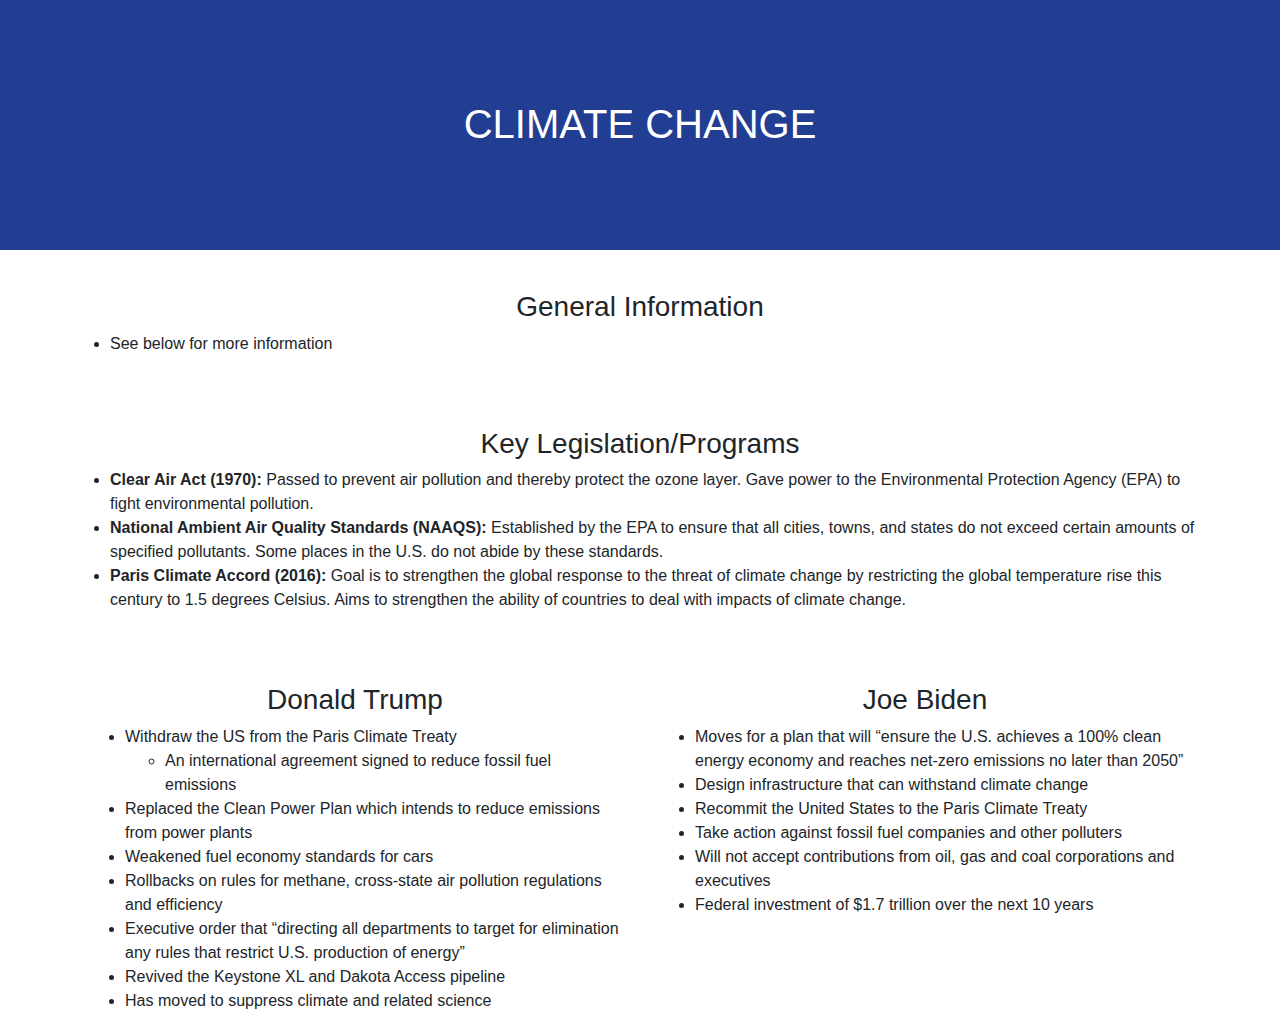
<file: templates/Climate.html>
<!DOCTYPE html>
<html lang="en">
<head>
  <title>Bootstrap Example</title>
  <meta charset="utf-8">
  <meta name="viewport" content="width=device-width, initial-scale=1">
  <link rel="stylesheet" href="https://maxcdn.bootstrapcdn.com/bootstrap/4.4.1/css/bootstrap.min.css">
  <link rel="stylesheet" href="../static/css/topic.css">
  <script src="https://ajax.googleapis.com/ajax/libs/jquery/3.4.1/jquery.min.js"></script>
  <script src="https://cdnjs.cloudflare.com/ajax/libs/popper.js/1.16.0/umd/popper.min.js"></script>
  <script src="https://maxcdn.bootstrapcdn.com/bootstrap/4.4.1/js/bootstrap.min.js"></script>
</head>
<body>

<div class="text-center topic-main">
  <div class="topic-main-text">
    <h1>CLIMATE CHANGE</h1>
  </div>
</div>
  
<div class="topics-section">
  <div class="general-info">
    <div class="container">
      <div class="section">
        <div class="text-center">
          <h3>General Information</h3>
        </div>
        <div class="row">
          <ul>
            <li>See below for more information</li>
          </ul>
        </div>
      </div>
      <div class="section">
      <div class="text-center">
        <h3>Key Legislation/Programs</h3>
      </div>
      <div class="row">
        <ul>
          <li><strong>Clear Air Act (1970):</strong> Passed to prevent air pollution and thereby protect the ozone layer. Gave power to the Environmental Protection Agency (EPA) to fight environmental pollution.</li>
          <li><strong>National Ambient Air Quality Standards (NAAQS):</strong> Established by the EPA to ensure that all cities, towns, and states do not exceed certain amounts of specified pollutants. Some places in the U.S. do not abide by these standards.</li>
          <li><strong>Paris Climate Accord (2016):</strong> Goal is to strengthen the global response to the threat of climate change by restricting the global temperature rise this century to 1.5 degrees Celsius. Aims to strengthen the ability of countries to deal with impacts of climate change.</li>
        </ul>
      </div>
    </div>
    </div>
  </div>
  <div class="container">
  <div class="row">
      <div class="col-sm-6 topic-box">
        <div class="text-center">
          <h3>Donald Trump</h3>
        </div>
        <div class="person-content">
            <ul>
              <li>Withdraw the US from the Paris Climate Treaty</li> 
                <ul>
                  <li>An international agreement signed to reduce fossil fuel emissions</li>
                </ul>
              <li>Replaced the Clean Power Plan which intends to reduce emissions from power plants</li>
              <li>Weakened fuel economy standards for cars</li>
              <li>Rollbacks on rules for methane, cross-state air pollution regulations and efficiency</li>
              <li>Executive order that “directing all departments to target for elimination any rules that restrict U.S. production of energy”</li>
              <li>Revived the Keystone XL and Dakota Access pipeline</li>
              <li>Has moved to suppress climate and related science</li>
            </ul> 
        </div>
      </div>
      <div class="col-sm-6 topic-box">
        <div class="text-center">
          <h3>Joe Biden</h3>
        </div>
        <div class="person-content">
            <ul>
              <li>Moves for a plan that will “ensure the U.S. achieves a 100% clean energy economy and reaches net-zero emissions no later than 2050”</li>
              <li>Design infrastructure that can withstand climate change </li>
              <li>Recommit the United States to the Paris Climate Treaty</li>
              <li>Take action against fossil fuel companies and other polluters</li>
              <li>Will not accept contributions from oil, gas and coal corporations and executives</li>
              <li>Federal investment of $1.7 trillion over the next 10 years</li>
            </ul>
        </div>
      </div>
    </div>
  </div>
</div>

</body>
</html>
</file>
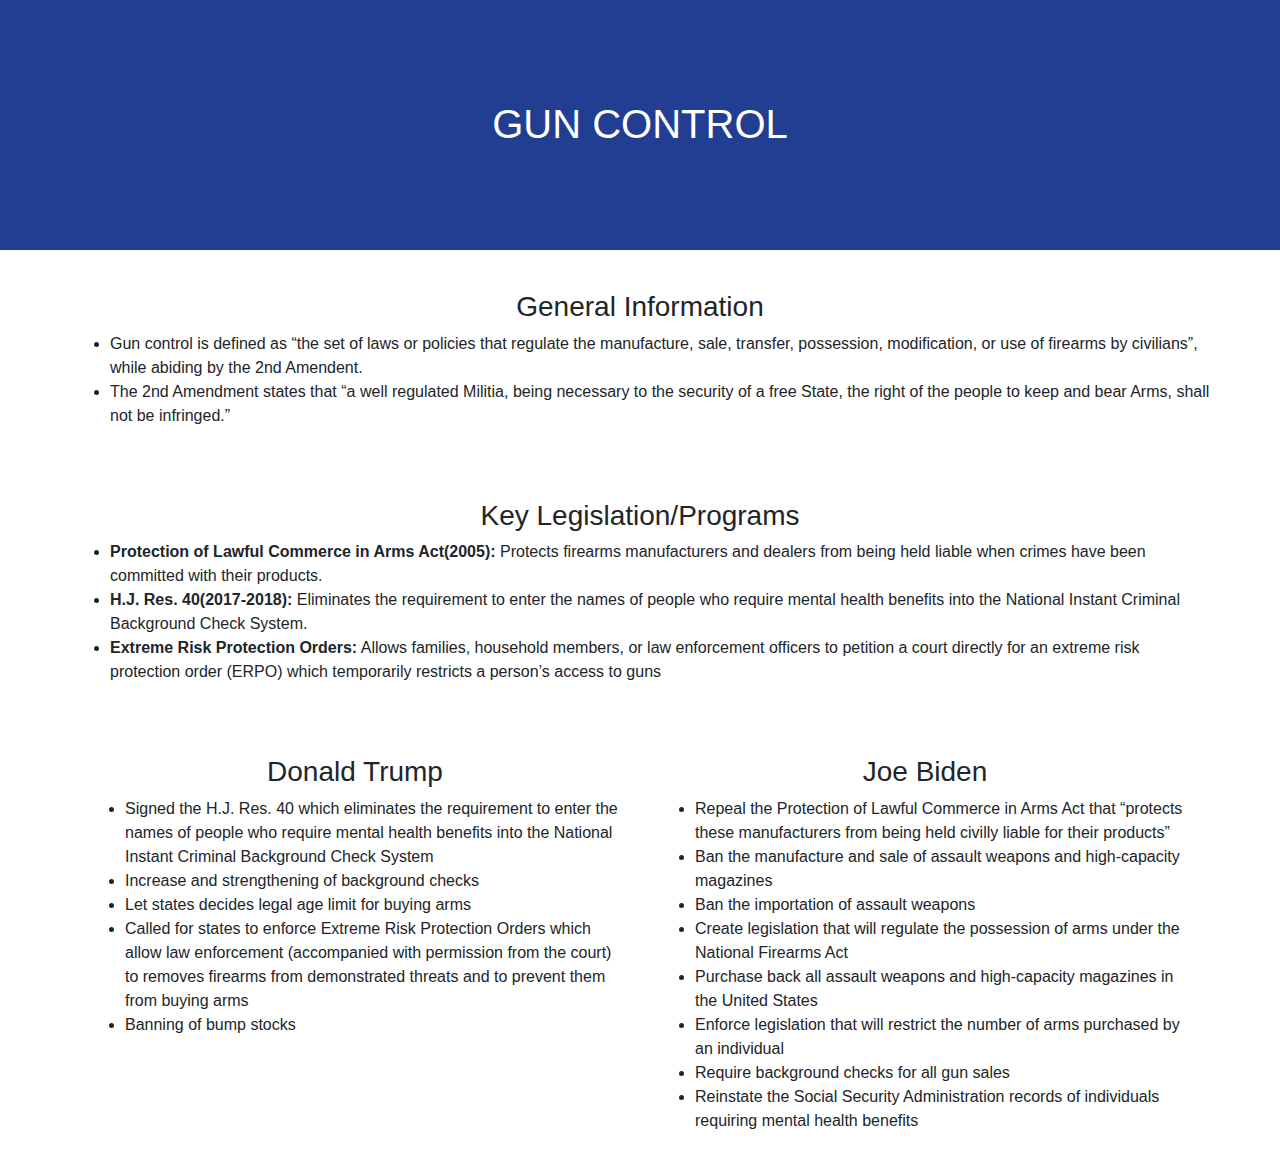
<file: templates/GunControl.html>
<!DOCTYPE html>
<html lang="en">
<head>
  <title>Aligno.me | Gun Control</title>
  <meta charset="utf-8">
  <meta name="viewport" content="width=device-width, initial-scale=1">
  <link rel="stylesheet" href="https://maxcdn.bootstrapcdn.com/bootstrap/4.4.1/css/bootstrap.min.css">
  <link rel="stylesheet" href="../static/css/topic.css">
  <script src="https://ajax.googleapis.com/ajax/libs/jquery/3.4.1/jquery.min.js"></script>
  <script src="https://cdnjs.cloudflare.com/ajax/libs/popper.js/1.16.0/umd/popper.min.js"></script>
  <script src="https://maxcdn.bootstrapcdn.com/bootstrap/4.4.1/js/bootstrap.min.js"></script>
</head>
<body>


<div class="text-center topic-main">
  <div class="topic-main-text">
    <h1>GUN CONTROL</h1>
  </div>
</div>
  
<div class="topics-section">
  <div class="general-info">
    <div class="container">
      <div class="section">
        <div class="text-center">
          <h3>General Information</h3>
        </div>
        <div class="row">
          <ul>
            <li>Gun control is defined as “the set of laws or policies that regulate the manufacture, sale, transfer, possession, modification, or use of firearms by civilians”, while abiding by the 2nd Amendent.</li>
            <li> The 2nd Amendment states that “a well regulated Militia, being necessary to the security of a free State, the right of the people to keep and bear Arms, shall not be infringed.”</li>
          </ul>
        </div>
      </div>
      <div class="section">
      <div class="text-center">
        <h3>Key Legislation/Programs</h3>
      </div>
      <div class="row">
        <ul>
          <li><strong>Protection of Lawful Commerce in Arms Act(2005):</strong> Protects firearms manufacturers and dealers from being held liable when crimes have been committed with their products.</li>
          <li><strong>H.J. Res. 40(2017-2018):</strong> Eliminates the requirement to enter the names of people who require mental health benefits into the National Instant Criminal Background Check System.</li>
          <li><strong>Extreme Risk Protection Orders:</strong> Allows families, household members, or law enforcement officers to petition a court directly for an extreme risk protection order (ERPO) which temporarily restricts a person’s access to guns</li>
        </ul>
      </div>
    </div>
    </div>
  </div>
  <div class="container">
  <div class="row">
      <div class="col-sm-6 topic-box">
        <div class="text-center">
          <h3>Donald Trump</h3>
        </div>
        <div class="person-content">
            <ul>
            <li>Signed the H.J. Res. 40 which eliminates the requirement to enter the names of people who require mental health benefits into the National Instant Criminal Background Check System</li> 
            <li>Increase and strengthening of background checks</li>
            <li>Let states decides legal age limit for buying arms</li>
            <li>Called for states to enforce Extreme Risk Protection Orders which allow law enforcement (accompanied with permission from the court) to removes firearms from demonstrated threats and to prevent them from buying arms</li>
            <li>Banning of bump stocks</li>
            </ul> 
        </div>
      </div>
      <div class="col-sm-6 topic-box">
        <div class="person-content">
        <div class="text-center">
          <h3>Joe Biden</h3>
        </div>
        <div class="person-content">
            <ul>
            <li>Repeal the Protection of Lawful Commerce in Arms Act that “protects these manufacturers from being held civilly liable for their products”</li>
            <li>Ban the manufacture and sale of assault weapons and high-capacity magazines</li>
            <li>Ban the importation of assault weapons</li>
            <li>Create legislation that will regulate the possession of arms under the National Firearms Act</li>
            <li>Purchase back all assault weapons and high-capacity magazines in the United States</li>
            <li>Enforce legislation that will restrict the number of arms purchased by an individual</li>
            <li>Require background checks for all gun sales</li>
            <li>Reinstate the Social Security Administration records of individuals requiring mental health benefits</li>
            </ul>
          </div>
        </div>
      </div>
    </div>
  </div>
</div>


</body>
</html>
</file>
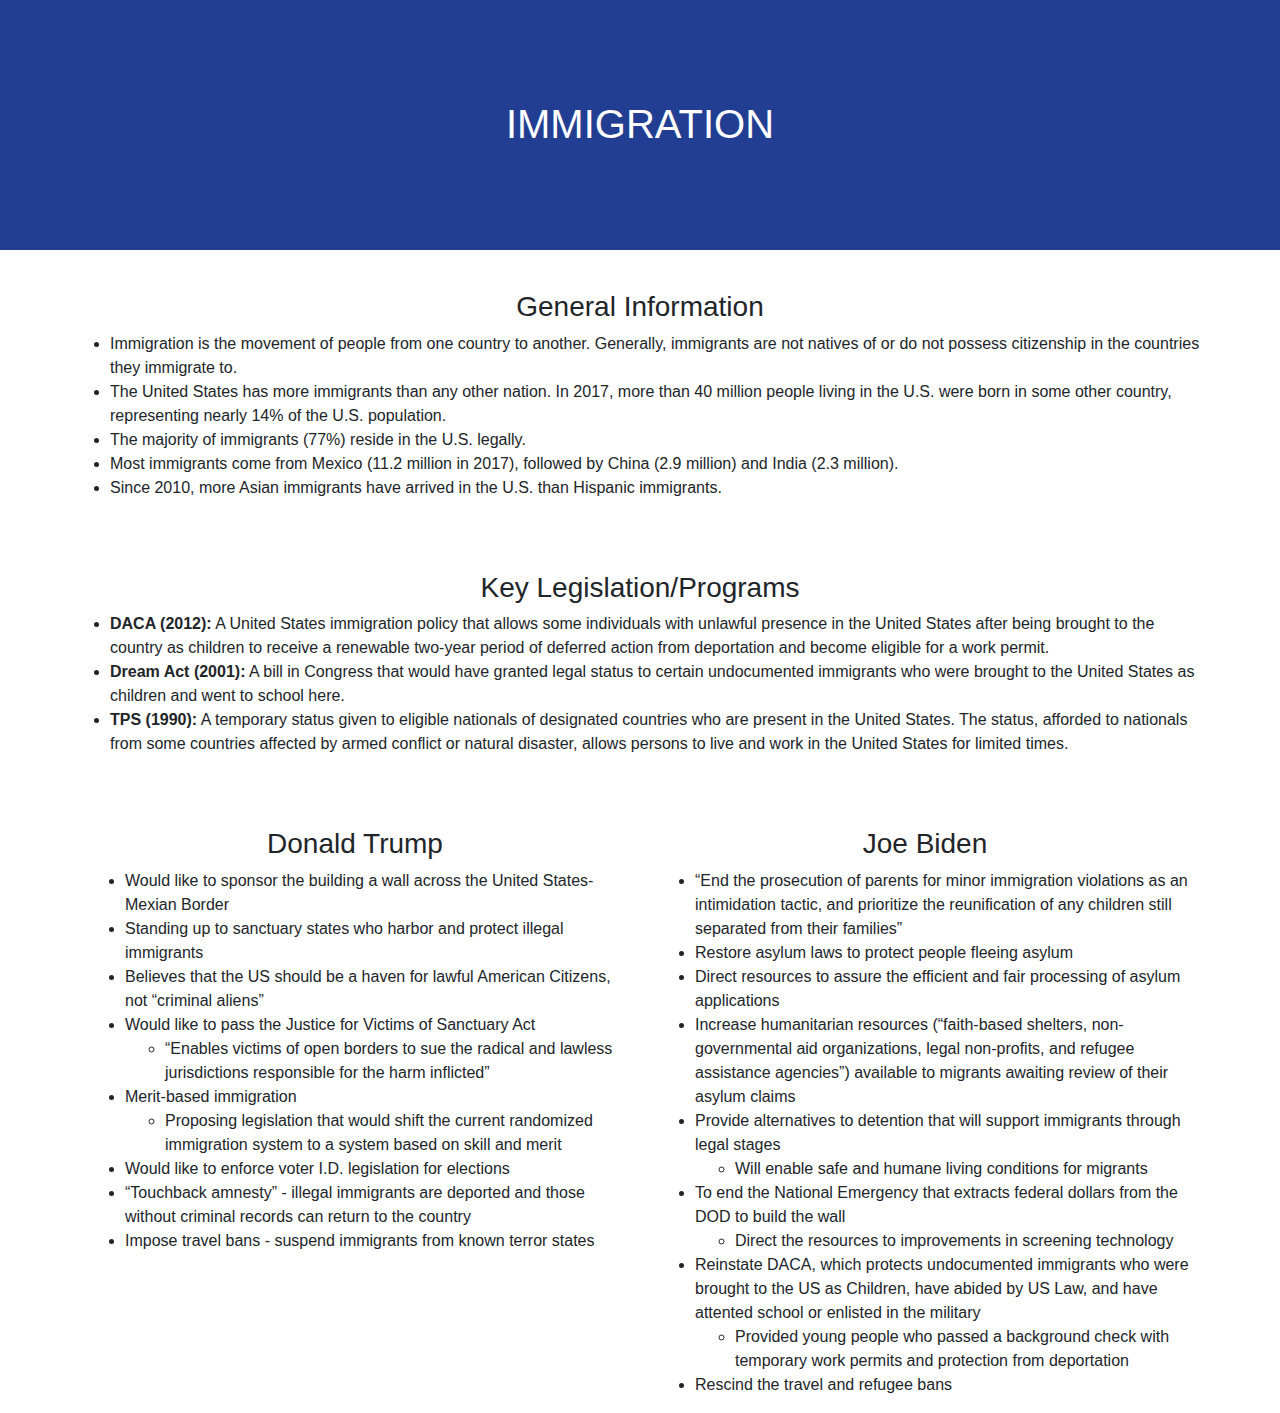
<file: templates/Immigration.html>
<!DOCTYPE html>
<html lang="en">
<head>
  <title>Aligno.me | Immigration </title>
  <meta charset="utf-8">
  <meta name="viewport" content="width=device-width, initial-scale=1">
  <link rel="stylesheet" href="https://maxcdn.bootstrapcdn.com/bootstrap/4.4.1/css/bootstrap.min.css">
  <link rel="stylesheet" href="../static/css/topic.css">
  <script src="https://ajax.googleapis.com/ajax/libs/jquery/3.4.1/jquery.min.js"></script>
  <script src="https://cdnjs.cloudflare.com/ajax/libs/popper.js/1.16.0/umd/popper.min.js"></script>
  <script src="https://maxcdn.bootstrapcdn.com/bootstrap/4.4.1/js/bootstrap.min.js"></script>
</head>
<body>


<div class="text-center topic-main">
  <div class="topic-main-text">
    <h1>IMMIGRATION</h1>
  </div>
</div>
  
<div class="topics-section">
  <div class="general-info">
    <div class="container">
      <div class="section">
        <div class="text-center">
          <h3>General Information</h3>
        </div>
        <div class="row">
          <ul>
              <li>Immigration is the movement of people from one country to another. Generally, immigrants are not natives of or do not possess citizenship in the countries they immigrate to.</li>
              <li>The United States has more immigrants than any other nation. In 2017, more than 40 million people living in the U.S. were born in some other country, representing nearly 14% of the U.S. population.</li>
              <li>The majority of immigrants (77%) reside in the U.S. legally.</li>
              <li>Most immigrants come from Mexico (11.2 million in 2017), followed by China (2.9 million) and India (2.3 million).</li>
              <li>Since 2010, more Asian immigrants have arrived in the U.S. than Hispanic immigrants.</li>
          </ul>
        </div>
      </div>
      <div class="section">
      <div class="text-center">
        <h3>Key Legislation/Programs</h3>
      </div>
      <div class="row">
        <ul>
          <li><strong>DACA (2012):</strong> A United States immigration policy that allows some individuals with unlawful presence in the United States after being brought to the country as children to receive a renewable two-year period of deferred action from deportation and become eligible for a work permit. </li>
          <li><strong>Dream Act (2001):</strong> A bill in Congress that would have granted legal status to certain undocumented immigrants who were brought to the United States as children and went to school here.</li>
          <li><strong>TPS (1990):</strong> A temporary status given to eligible nationals of designated countries who are present in the United States. The status, afforded to nationals from some countries affected by armed conflict or natural disaster, allows persons to live and work in the United States for limited times.</li>
        </ul>
      </div>
    </div>
    </div>
  </div>
  <div class="container">
  <div class="row">
      <div class="col-sm-6 topic-box">
        <div class="text-center">
          <h3>Donald Trump</h3>
        </div>
        <div class="person-content">
            <ul>
              <li>Would like to sponsor the building a wall across the United States-Mexian Border </li> 
              <li>Standing up to sanctuary states who harbor and protect illegal immigrants </li>
              <li>Believes that the US should be a haven for lawful American Citizens, not “criminal aliens”</li>
              <li>Would like to pass the Justice for Victims of Sanctuary Act </li>
                <ul>
                  <li>“Enables victims of open borders to sue the radical and lawless jurisdictions responsible for the harm inflicted”</li>
                </ul>
              <li>Merit-based immigration </li>
                <ul>
                  <li>Proposing legislation that would shift the current randomized immigration system to a system based on skill and merit</li>
                </ul>
              <li>Would like to enforce voter I.D. legislation for elections</li>
              <li>“Touchback amnesty” - illegal immigrants are deported and those without criminal records can return to the country</li>
              <li>Impose travel bans - suspend immigrants from known terror states</li>
            </ul> 
        </div>
      </div>
      <div class="col-sm-6 topic-box">
        <div class="person-content">
        <div class="text-center">
          <h3>Joe Biden</h3>
        </div>
        <div class="person-content">
            <ul>
            <li>“End the prosecution of parents for minor immigration violations as an intimidation tactic, and prioritize the reunification of any children still separated from their families”</li>
            <li>Restore asylum laws to protect people fleeing asylum </li>
            <li>Direct resources to assure the efficient and fair processing of asylum applications</li>
            <li>Increase humanitarian resources (“faith-based shelters, non-governmental aid organizations, legal non-profits, and refugee assistance agencies”) available to migrants awaiting review of their asylum claims</li>
            <li>Provide alternatives to detention that will support immigrants through legal stages</li>
              <ul>
                <li>Will enable safe and humane living conditions for migrants</li>
              </ul>
            <li>To end the National Emergency that extracts federal dollars from the DOD to build the wall</li>
              <ul>
                <li>Direct the resources to improvements in screening technology</li>
              </ul>
            <li>Reinstate DACA, which protects undocumented immigrants who were brought to the US as Children, have abided by US Law, and have attented school or enlisted in the military</li>
              <ul>
                <li>Provided young people who passed a background check with temporary work permits and protection from deportation</li>
              </ul>
            <li>Rescind the travel and refugee bans</li>
            </ul>
          </div>
        </div>
      </div>
    </div>
  </div>
</div>

</body>
</html>
</file>
<file: static/css/topic.css>
/* General Info */
.topic-main {
  height: 250px;
  background-color: #223e92;
  color: white;
}

.topic-main-text {
	padding-top: 100px;
}

/* Candidate Positions */

.topics-section {
  height: 700px;
}

.general-info {
	margin: 40px;
}

.section {
	margin-bottom: 55px;
}


.topic-box{
	width: 90%;
}
</file>
